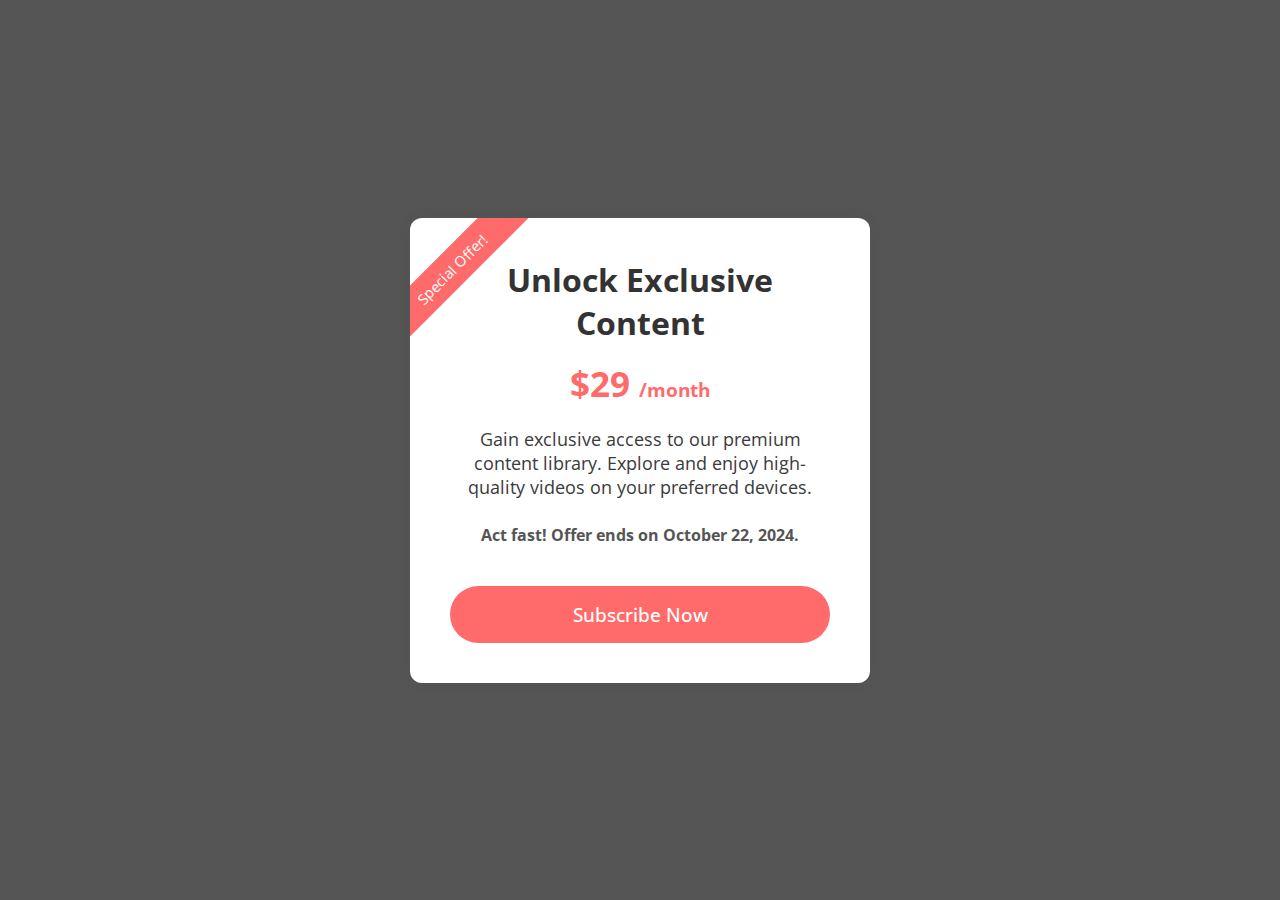
<file: 2024.1028-1101/30903_김지우_1030_1/index.html>
<!DOCTYPE html>
<html lang="en">
<head>
    <meta charset="UTF-8">
    <meta name="viewport" content="width=device-width, initial-scale=1.0">
    <title>Pricing Card</title>
    <link rel="stylesheet" href="style.css">
</head>
<body>
    <div class="container">
        <h2 class="title">Unlock Exclusive <br> Content</h2>
        <h3 class="price">$29 <span>/month</span></h3>
        <p class="description">Gain exclusive access to our premium content library. Explore and enjoy high-quality videos on your preferred devices.</p>
        <b class="offer">Act fast! Offer ends on October 22, 2024.</b>
        <a href="#" class="subscribe-button">Subscribe Now</a>
        <div class="ribbon-wrap">
            <div class="ribbon">Special Offer!</div>
        </div>
    </div>
</body>
</html>
</file>
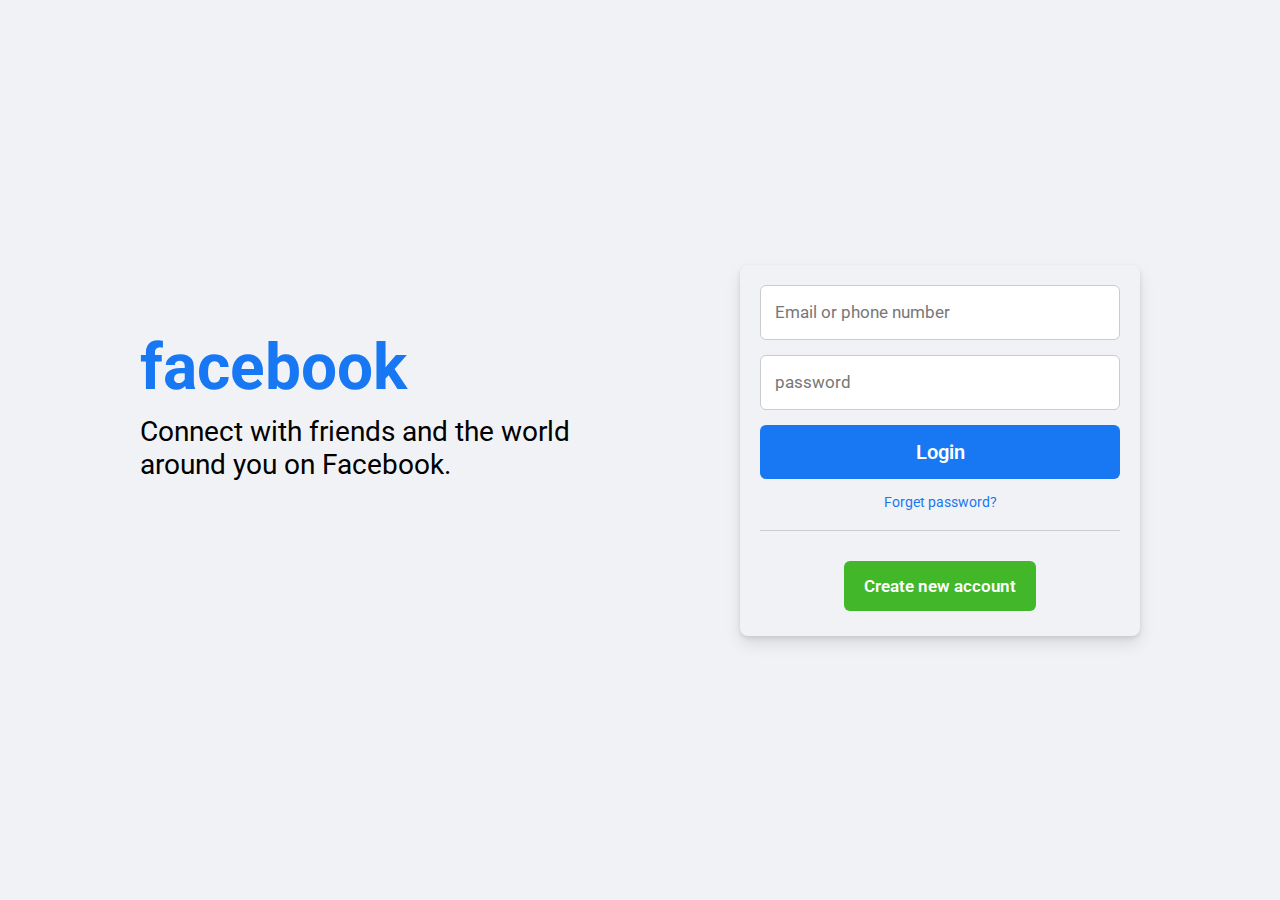
<file: 2024.1028-1101/30903_김지우_1030_2/index.html>
<!DOCTYPE html>
<html lang="en">
<head>
    <meta charset="UTF-8">
    <meta name="viewport" content="width=device-width, initial-scale=1.0">
    <title>Facebook Login Page</title>
    <link rel="stylesheet" href="style.css">
</head>
<body>
    <div class="container flex">
        <div class="facebook-page flex">
            <div class="text">
                <h1>facebook</h1>
                <p>Connect with friends and the world</p>
                <p>around you on Facebook.</p>
            </div>
            <form action="#">
                <input type="email" placeholder="Email or phone number" required>
                <input type="password" placeholder="password" required>
                <div class="link">
                    <button type="submit" class="login">Login</button>
                    <a href="#" class="forget">Forget password?</a>
                </div>
                <hr>
                <div class="button">
                    <a href="#">Create new account</a>
                </div>
            </form>
        </div>
    </div>
</body>
</html>
</file>
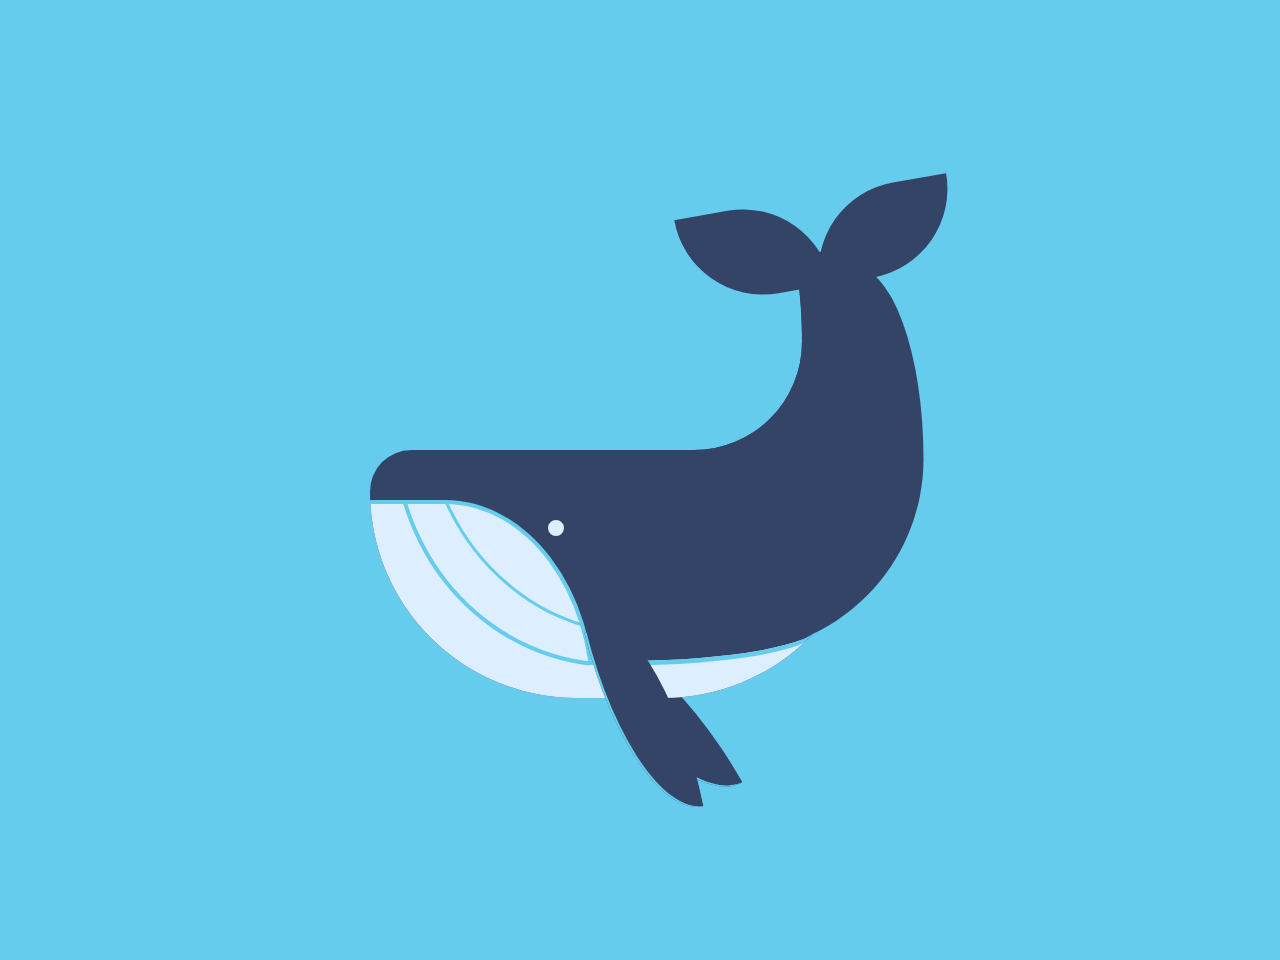
<file: 2024.1028-1101/30903_김지우_1031_6/index.html>
<!DOCTYPE html>
<html lang="en">
<head>
    <meta charset="UTF-8">
    <meta name="viewport" content="width=device-width, initial-scale=1.0">
    <title>Document</title>
    <link rel="stylesheet" href="style.css">
</head>
<body>
    <div class="cartoon">
        <div class="fin fin-black"></div>
        <div class="body ha hb"></div>
        <div class="mouth ha hb"></div>
        <div class="mouth-lines r ha hb"></div>
        <div class="fin"></div>
        <div class="eye r b"></div>
    </div>
</body>
</html>
</file>
<file: 2024.1028-1101/30903_김지우_1030_1/style.css>
@import url('https://fonts.googleapis.com/css2?family=Open+Sans:ital,wght@0,300..800;1,300..800&display=swap');

*{
    margin: 0;
    padding: 0;
    box-sizing: border-box;
    font-family: 'Open Sans', sans-serif;
}
body{
    width: 100%;
    height: 100vh;
    background: #555;
    display: flex;
    justify-content: center;
    align-items: center;
}
.container{
    width: 460px;
    padding: 40px;
    background: #fff;
    text-align: center;
    border-radius: 12px;   
    overflow: hidden;
    box-shadow: 0 0 15px rgba(0,0,0,0.05);
    position: relative;
}
.container .title{
    font-size: 2rem;
    color: #333;
}
.container .price{
    color: #ff6b6b;
    font-weight: 700;
    font-size: 2.2rem;
    margin: 15px 0;
}
.container span{
    font-size: 1.2rem;
}
.container .description{
    color: #3b3b3b;
    font-size: 1.1rem;
    margin: 20px 0 20px;
}
.container .offer{
    display: block;
    color: #555;
    font-size: 1rem;
    margin-top: 25px;
}
.subscribe-button{
    display: inline-block;
    padding: 15px 0;
    background: #ff6b6b;
    color: #fff;
    text-decoration: none;
    border-radius: 30px;
    font-size: 1.2rem;
    margin-top: 40px;
    width: 100%;
    font-weight: 500;
    transition: 0.2s ease;
}
.subscribe-button:hover{
    background: #ff4d4d;
}
.ribbon-wrap{
    width: 150px;
    height: 150px;
    position: absolute;
    top: -10px;
    left: -10px;
    pointer-events: none;
}
.ribbon{
    width: 230px;
    font-size: 0.918rem;
    text-align: center;
    padding: 8px 0;
    background: #ff6b6b;
    color: #fff;
    position: absolute;
    transform: rotate(-45deg);
    right: -17px;
    top: 29%;
}
</file>
<file: 2024.1028-1101/30903_김지우_1030_2/style.css>
@import url('https://fonts.googleapis.com/css?family=Roboto:wght@300;400;500;700&display=swap');

*{
    margin: 0;
    padding: 0;
    box-sizing: border-box;
    font-family: 'Roboto', sans-serif;
}
.flex{
    display: flex;
    align-items: center;
}
.container{
    padding: 0 15px;
    min-height: 100vh;
    justify-content: center;
    background: #f0f2f5;
}
.facebook-page{
    justify-content: space-between;
    max-width: 1000px;
    width: 100%;
}
.facebook-page .text{
    margin-bottom: 90px;
}
.facebook-page h1{
    color: #1877f2;
    font-size: 4rem;
    margin-bottom: 10px;
}
.facebook-page p{
    font-size: 1.75rem;
    white-space: nowrap;
}
form{
    display: flex;
    flex-direction: column;
    background: #f0f2f5;
    border-radius: 8px;
    padding: 20px;
    box-shadow: 0 2px 4px rgba(0,0,0,0.1), 0 8px 16px rgba(0,0,0,0.1);
    max-width: 400px;
    width: 100%;
}
form input{
    height: 55px;
    width: 100%;
    border: 1px solid #ccc;
    border-radius: 6px;
    margin-bottom: 15px;
    font-size: 1rem;
    padding: 0 14px;
}
form input:focus{
    outline: none;
    border-color: #1877f2;
}
::placeholder{
    color: #777;
    font-size: 1.063rem;
}
.link{
    display: flex;
    flex-direction: column;
    text-align: center;
    gap: 15px;
}
.link .login{
    border: none;
    outline: none;
    cursor: pointer;
    background: #1877f2;
    padding: 15px 0;
    border-radius: 6px;
    color: #fff;
    font-size: 1.25rem;
    font-weight: 600;
    transition: 0.2s ease;
}
.link .login:hover{
    background: #0d65d9;
}
form a{
    text-decoration: none;
}
.link .forget{
    color: #1877f2;
    font-size: 0.875rem;
}
.link .forget:hover{
    text-decoration: underline;
}
hr{
    border: none;
    height: 1px;
    background: #ccc;
    margin-bottom: 20px;
    margin-top: 20px;
}
.button{
    margin-top: 25px;
    text-align: center;
    margin-bottom: 20px;
}
.button a{
    padding: 15px 20px;
    background: #42b72a;
    border-radius: 6px;
    color: #fff;
    font-size: 1.063rem;
    font-weight: 600;
    transition: 0.2s ease;
}
.button a:hover{
    background: #3ba626;
}
@media (max-width: 900px){
    .facebook-page{
        flex-direction: column;
        text-align: center;
    }
    .facebook-page .text{
        margin-bottom: 30px;
    }
}
@media (max-width:460px){
    .facebook-page h1{
        font-size: 3.5rem;
    }
    .facebook-page p{
        font-size: 1.3rem;
    }
    form{
        padding: 15px;
    }
}
</file>
<file: 2024.1028-1101/30903_김지우_1031_6/style.css>
.cartoon{
    position: absolute;
    top: 50%;
    left: 50%;
    transform: translate(-50%, -50%);
    width: 60vmin;
    height: 60vmin;
}
.cartoon div{
    position: absolute;
    box-sizing: border-box;
}
.b{
    border: 1vmin solid;
}
.r{
    border-radius: 100%;
}
.hb::before,
.ha::after{
    content: "";
    display: block;
    position: absolute;
}

html,
body{
    --dark: #346;
    --light: #6ce;
    --white: #def;
    background: var(--light);
    overflow: hidden;
}
.body{
    width: 80%;
    height: 40%;
    top: 10%;
    left: 0;
    border-radius: 0 10% 50% 0 / 100%;
    box-shadow: 4.6vmin 6vmin 0 4vmin var(--dark), 4vmin 13vmin 0 9.5vmin var(--dark);
    clip-path: polygon(50% -200%, 200% -200%, 200% 200%, 50% 200%);
}
.body::before,
.body::after{
    width: 16vmin;
    height: 10vmin;
    background: var(--dark);
    border-radius: 0 14vmin 0 14vmin;
    top: -3vmin;
    right: -2.5vmin;
    transform: rotate(-10deg);
}
.body::before{
    border-radius: 14vmin 0 14vmin 0;
    right: -17vmin;
    top: -5.5vmin;
}
.mouth{
    width: 92.5%;
    height: 46%;
    border-radius: 20vmin 0 100vmin 100vmin;
    top: 50%;
    left: 0;
    background: var(--dark);
    overflow: hidden;
}
.mouth::before{
    width: 75%;
    height: 200%;
    background: var(--white);
    border-radius: 0 40% 50% 0;
    top: 20%;
    left: -30%;
    border: 0.5vmin solid var(--light);
    box-sizing: border-box;
}
.mouth::after{
    width: 80%;
    left: 10%;
    height: 30%;
    border-radius: 100%;
    top: 55%;
    box-shadow: 0 0.5vmin var(--light), 0 10vmin 0 7vmin var(--white);
    clip-path: polygon(42% 0%, 100% 0%, 100% 500%, 42% 500%);
}
.fin{
    width: 15%;
    height: 40%;
    background: var(--dark);
    border-radius: 0 100%;
    top: 78%;
    left: 42.75%;
    clip-path: polygon(0% 10%, 100% 10%, 100% 100%, 0% 100%);
    box-shadow: inset 0.25vmin 0 var(--light);
    background: linear-gradient(80deg, var(--light) 5%, var(--dark) 0);
    box-sizing: border-box;
    transform: rotate(-12deg);
}
.fin-black{
    transform: rotate(-30deg);
    left: 45%;
}
.eye{
    aborder-color: transparent;
    aborder-top-color: var(--white);
    aborder-right-color: var(--white);
    border-width: 0.5vmin;
    width: 3%;
    height: 3%;
    top: 63%;
    left: 33%;
    background: var(--white);
    color: var(--white);
}
.mouth-lines{
    width: 80.5%;
    height: 85%;
    border-radius: 37% 37% 37% 55%;
    left: -40%;
    top: 59.5%;
    overflow: hidden;
}
.mouth-lines::before,
.mouth-lines::after{
    width: 100%;
    height: 100%;
    border: 0.5vmin solid var(--light);
    border-radius: 50%;
    top: -65.75%;
    left: 55%;
}
.mouth-lines::after{
    border: 0.4vmin solid var(--light);
    top: -72%;
    left: 62%;
}
</file>
